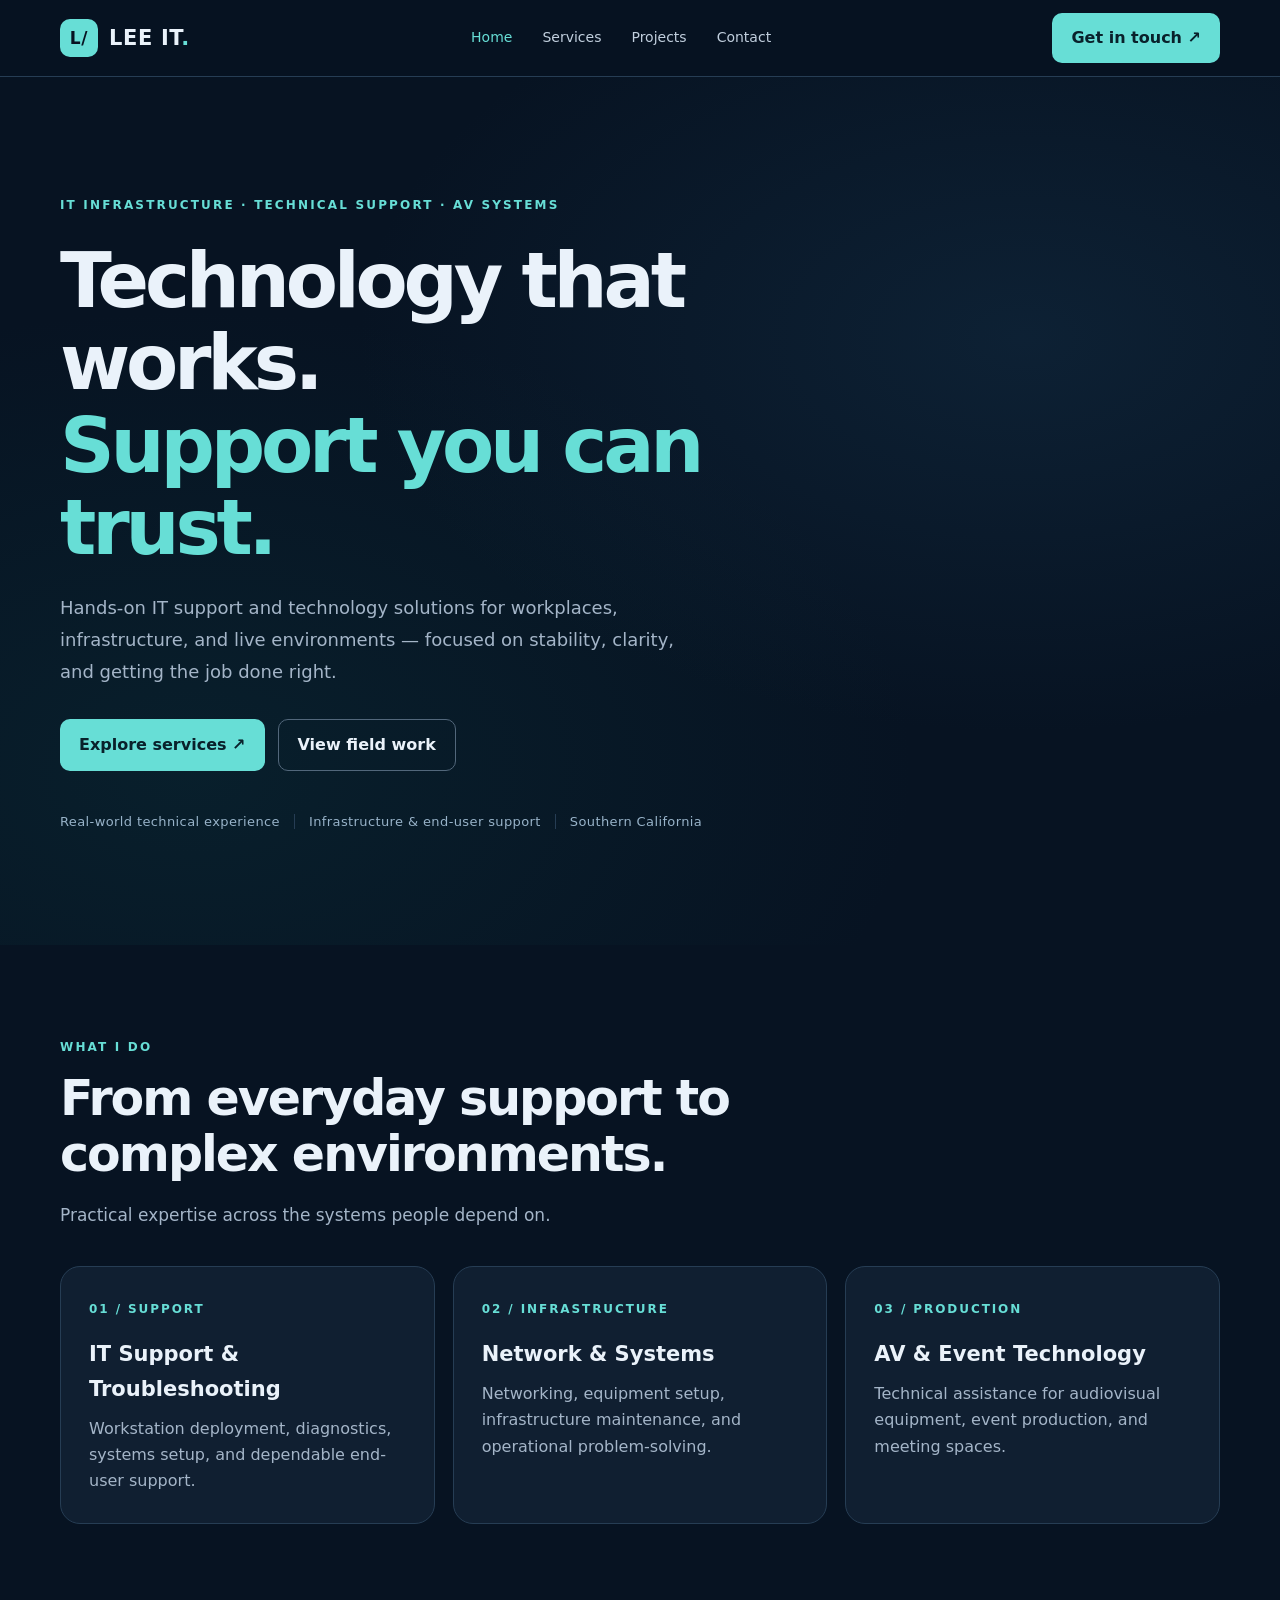
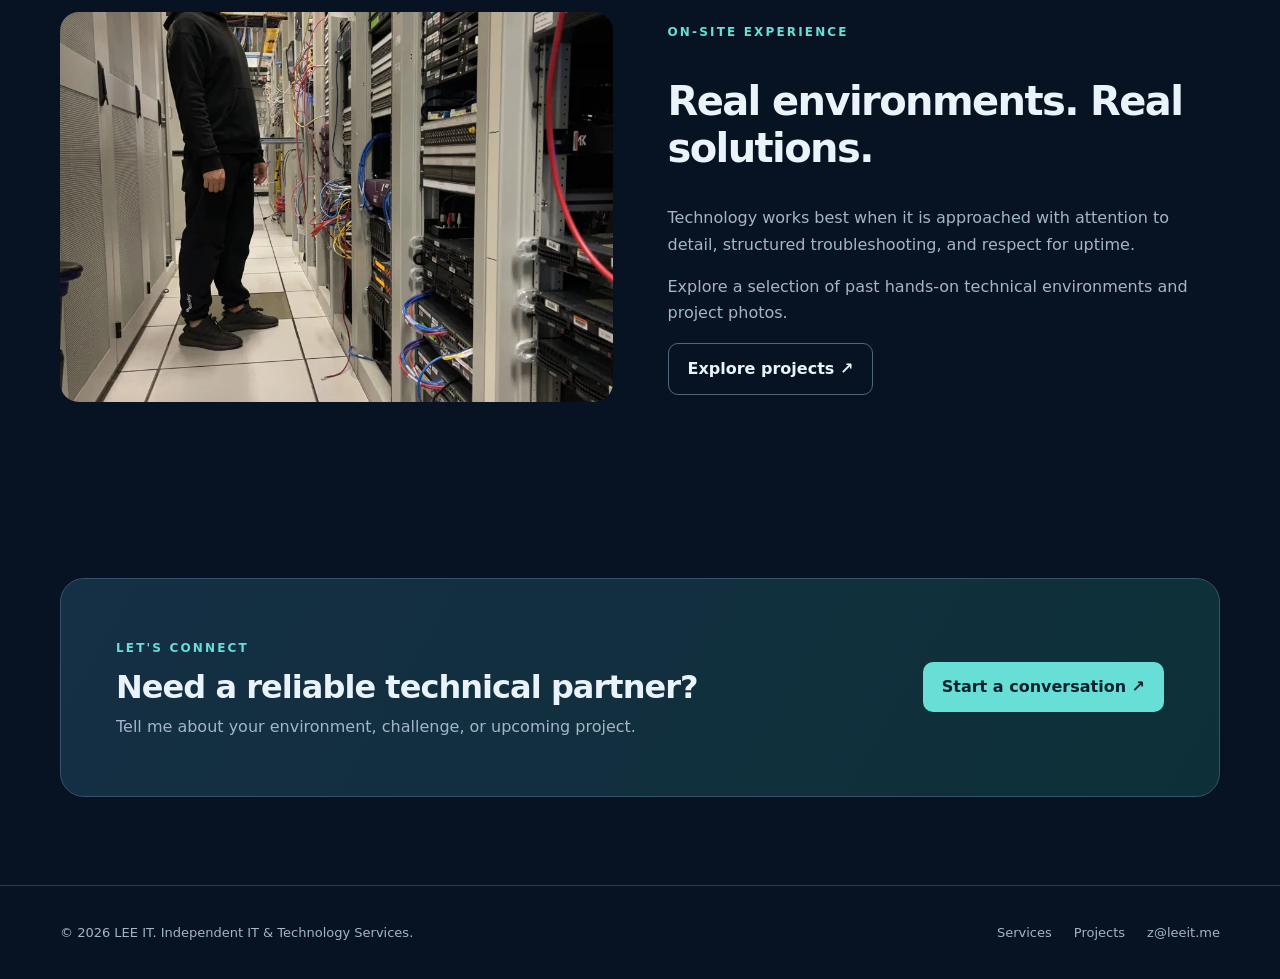
<file: index.html>
<!doctype html><html lang="en"><head><meta charset="utf-8"><meta name="viewport" content="width=device-width, initial-scale=1"><meta name="theme-color" content="#071322"><meta name="description" content="Professional IT infrastructure, technical support and AV systems services."><title>Practical IT. Dependable Results. | LEE IT</title><link rel="canonical" href="https://leeit.me/index.html"><link rel="icon" href="assets/favicon.svg" type="image/svg+xml"><link rel="stylesheet" href="assets/styles.css"><meta property="og:title" content="Practical IT. Dependable Results. | LEE IT"><meta property="og:description" content="Professional IT infrastructure, technical support and AV systems services."><meta property="og:type" content="website"></head><body><header class="nav-wrap"><nav class="container"><a class="brand" href="index.html" aria-label="LEE IT home"><span class="brand-mark">L/</span><span>LEE IT<span style="color:var(--accent)">.</span></span></a><button class="menu-button" aria-label="Toggle navigation" aria-expanded="false">☰</button><div class="nav-links"><a href="index.html" aria-current="page" >Home</a><a href="services.html" >Services</a><a href="projects.html" >Projects</a><a href="contact.html" >Contact</a></div><a class="nav-cta" href="mailto:z@leeit.me">Get in touch ↗</a></nav></header><main><div class="hero"><div class="container"><span class="eyebrow">IT Infrastructure · Technical Support · AV Systems</span><h1>Technology that works.<br><span style="color:var(--accent)">Support you can trust.</span></h1><p>Hands-on IT support and technology solutions for workplaces, infrastructure, and live environments — focused on stability, clarity, and getting the job done right.</p><div class="actions"><a class="button" href="services.html">Explore services ↗</a><a class="button secondary" href="projects.html">View field work</a></div><div class="hero-meta"><span>Real-world technical experience</span><span>Infrastructure & end-user support</span><span>Southern California</span></div></div></div><section><div class="container"><div class="section-head"><span class="eyebrow">What I do</span><h2>From everyday support to complex environments.</h2><p>Practical expertise across the systems people depend on.</p></div><div class="grid"><article class="card"><span class="number">01 / SUPPORT</span><h3>IT Support & Troubleshooting</h3><p>Workstation deployment, diagnostics, systems setup, and dependable end-user support.</p></article><article class="card"><span class="number">02 / INFRASTRUCTURE</span><h3>Network & Systems</h3><p>Networking, equipment setup, infrastructure maintenance, and operational problem-solving.</p></article><article class="card"><span class="number">03 / PRODUCTION</span><h3>AV & Event Technology</h3><p>Technical assistance for audiovisual equipment, event production, and meeting spaces.</p></article></div></div></section><section style="padding-top:0"><div class="container split"><img src="assets/images/server-room.webp" alt="Equipment racks in a technical server room" loading="lazy"><div><span class="eyebrow">On-site experience</span><h2>Real environments. Real solutions.</h2><p>Technology works best when it is approached with attention to detail, structured troubleshooting, and respect for uptime.</p><p>Explore a selection of past hands-on technical environments and project photos.</p><a class="button secondary" href="projects.html">Explore projects ↗</a></div></div></section><section><div class="container"><div class="cta"><div><span class="eyebrow">Let's connect</span><h2>Need a reliable technical partner?</h2><p>Tell me about your environment, challenge, or upcoming project.</p></div><a class="button" href="mailto:z@leeit.me?subject=IT%20Project%20Inquiry">Start a conversation ↗</a></div></div></section></main><footer><div class="container footer-row"><div>© <span id="year">2026</span> LEE IT. Independent IT & Technology Services.</div><div class="footer-links"><a href="services.html">Services</a><a href="projects.html">Projects</a><a href="mailto:z@leeit.me">z@leeit.me</a></div></div></footer><script src="assets/main.js" defer></script></body></html>
</file>
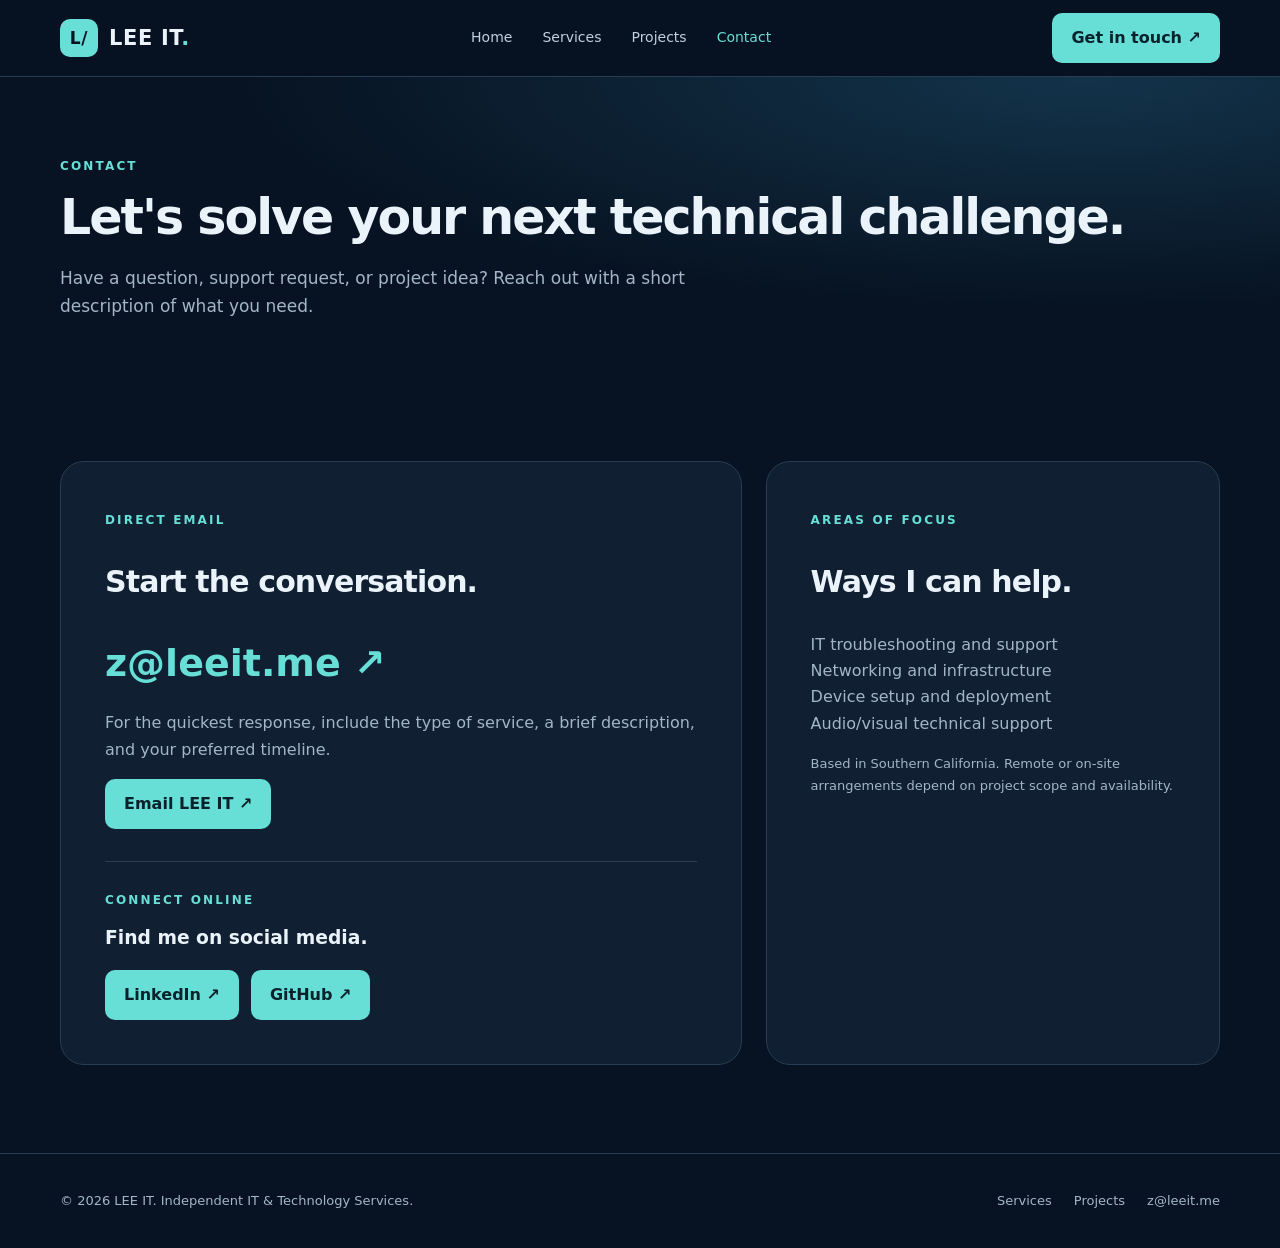
<file: contact.html>
<!doctype html><html lang="en"><head><meta charset="utf-8"><meta name="viewport" content="width=device-width, initial-scale=1"><meta name="theme-color" content="#071322"><meta name="description" content="Contact LEE IT about technical support, infrastructure, and AV-related projects."><title>Get in Touch | LEE IT</title><link rel="canonical" href="https://leeit.me/contact.html"><link rel="icon" href="assets/favicon.svg" type="image/svg+xml"><link rel="stylesheet" href="assets/styles.css"><meta property="og:title" content="Get in Touch | LEE IT"><meta property="og:description" content="Contact LEE IT about technical support, infrastructure, and AV-related projects."><meta property="og:type" content="website"></head><body><header class="nav-wrap"><nav class="container"><a class="brand" href="index.html" aria-label="LEE IT home"><span class="brand-mark">L/</span><span>LEE IT<span style="color:var(--accent)">.</span></span></a><button class="menu-button" aria-label="Toggle navigation" aria-expanded="false">☰</button><div class="nav-links"><a href="index.html" >Home</a><a href="services.html" >Services</a><a href="projects.html" >Projects</a><a href="contact.html" aria-current="page" >Contact</a></div><a class="nav-cta" href="mailto:z@leeit.me">Get in touch ↗</a></nav></header><main><div class="page-header"><div class="container"><span class="eyebrow">Contact</span><h1>Let's solve your next technical challenge.</h1><p>Have a question, support request, or project idea? Reach out with a short description of what you need.</p></div></div><section><div class="container contact-layout"><div class="panel contact-box"><span class="eyebrow">Direct email</span><h2>Start the conversation.</h2><a class="contact-email" href="mailto:z@leeit.me">z@leeit.me ↗</a><p class="contact-note">For the quickest response, include the type of service, a brief description, and your preferred timeline.</p><a class="button" href="mailto:z@leeit.me?subject=IT%20Services%20Inquiry">Email LEE IT ↗</a><div class="social-contact" style="margin-top:2rem;padding-top:1.5rem;border-top:1px solid rgba(148,163,184,.22)"><span class="eyebrow">Connect online</span><h3 style="margin:.65rem 0 1rem">Find me on social media.</h3><div style="display:flex;flex-wrap:wrap;gap:.75rem"><a class="button" href="https://www.linkedin.com/in/devleedotme" target="_blank" rel="noopener noreferrer" aria-label="Visit LEE IT on LinkedIn">LinkedIn ↗</a><a class="button" href="https://github.com/ROOTChihoo" target="_blank" rel="noopener noreferrer" aria-label="Visit ROOTChihoo on GitHub">GitHub ↗</a></div></div></div><aside class="panel contact-box"><span class="eyebrow">Areas of focus</span><h2>Ways I can help.</h2><p class="contact-note">IT troubleshooting and support<br>Networking and infrastructure<br>Device setup and deployment<br>Audio/visual technical support</p><p class="small">Based in Southern California. Remote or on-site arrangements depend on project scope and availability.</p></aside></div></section></main><footer><div class="container footer-row"><div>© <span id="year">2026</span> LEE IT. Independent IT & Technology Services.</div><div class="footer-links"><a href="services.html">Services</a><a href="projects.html">Projects</a><a href="mailto:z@leeit.me">z@leeit.me</a></div></div></footer><script src="assets/main.js" defer></script></body></html>
</file>
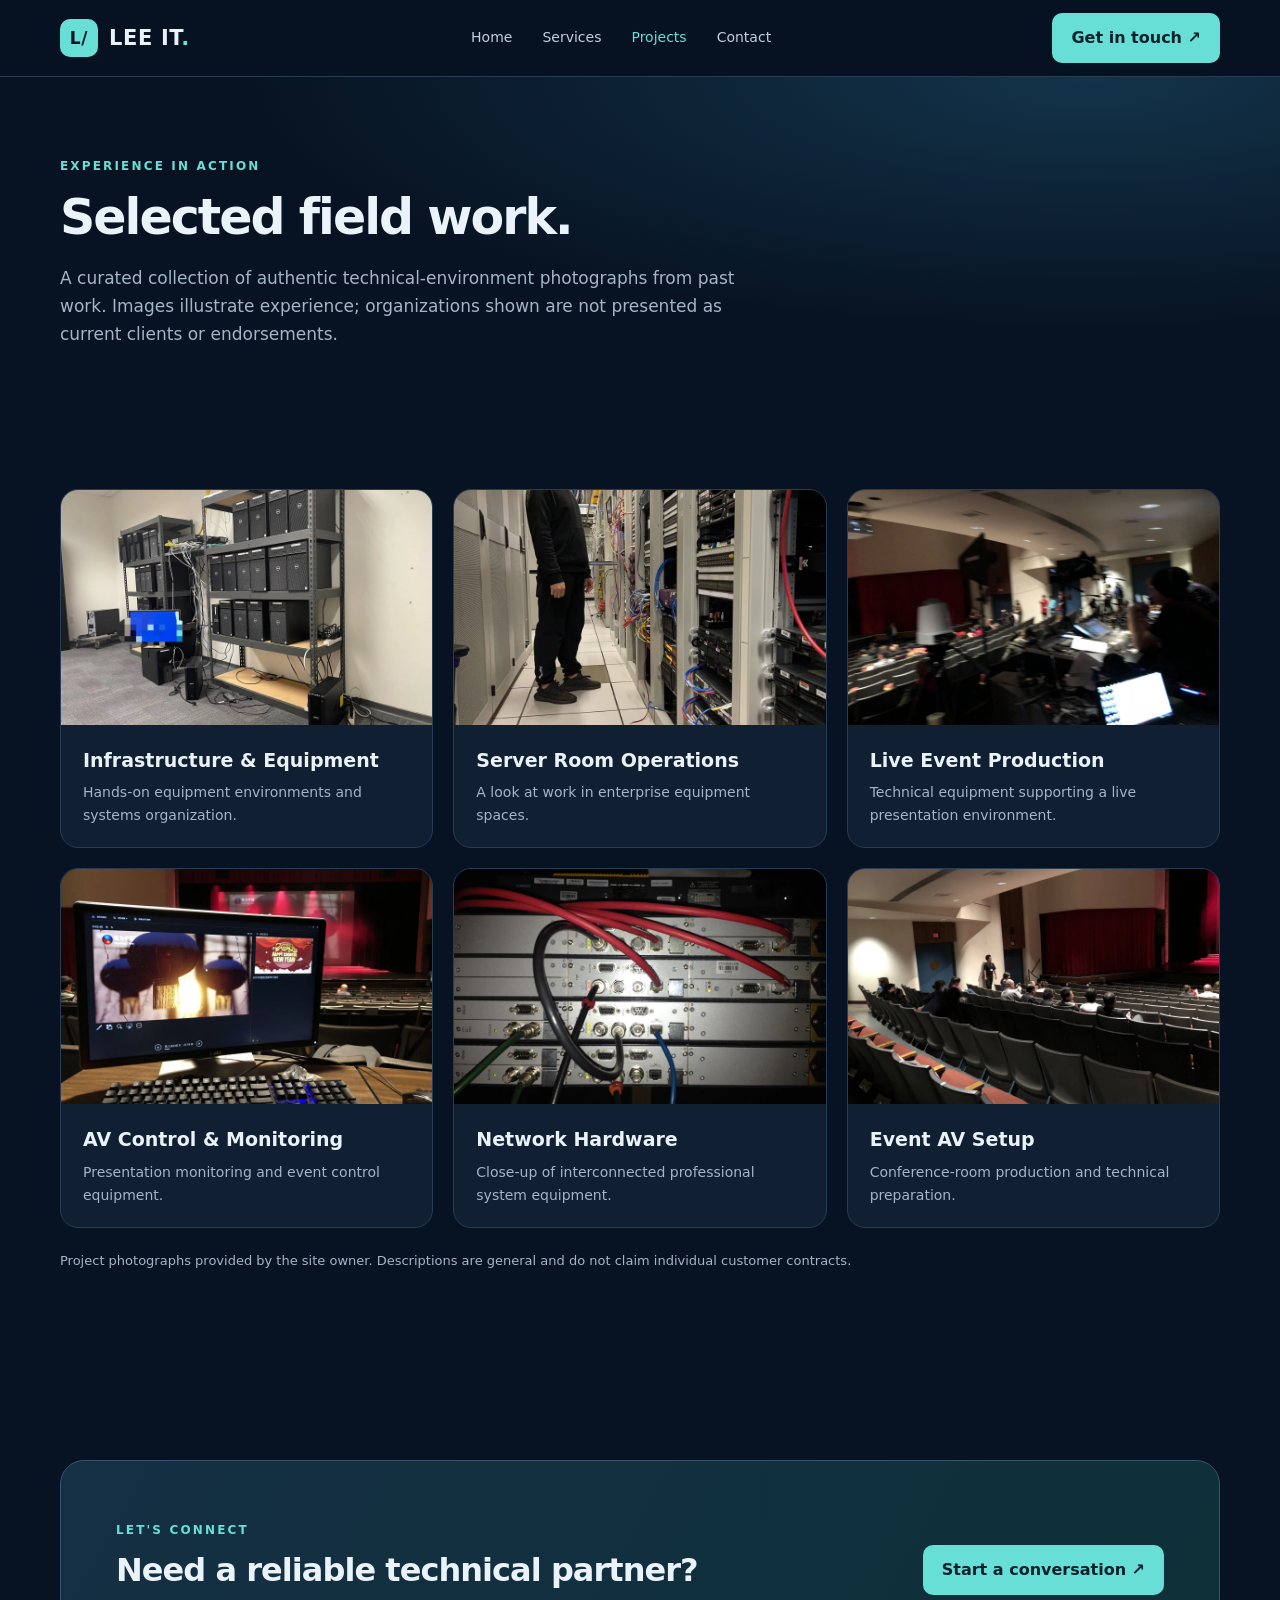
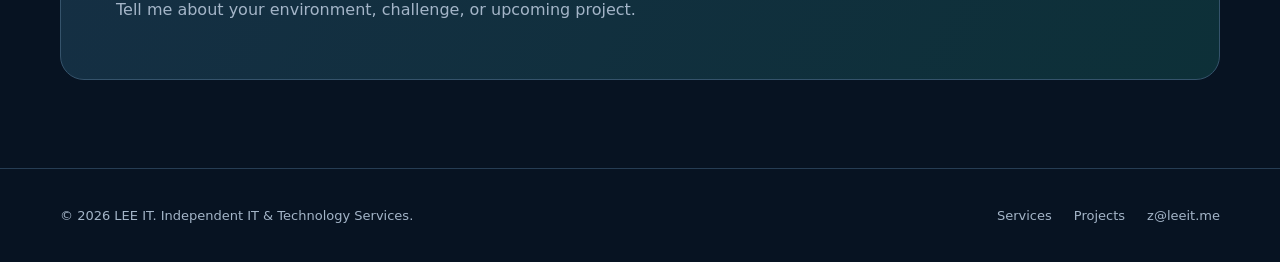
<file: projects.html>
<!doctype html><html lang="en"><head><meta charset="utf-8"><meta name="viewport" content="width=device-width, initial-scale=1"><meta name="theme-color" content="#071322"><meta name="description" content="A visual selection of hands-on infrastructure, technical equipment, and AV production work."><title>Selected Project Work | LEE IT</title><link rel="canonical" href="https://leeit.me/projects.html"><link rel="icon" href="assets/favicon.svg" type="image/svg+xml"><link rel="stylesheet" href="assets/styles.css"><meta property="og:title" content="Selected Project Work | LEE IT"><meta property="og:description" content="A visual selection of hands-on infrastructure, technical equipment, and AV production work."><meta property="og:type" content="website"></head><body><header class="nav-wrap"><nav class="container"><a class="brand" href="index.html" aria-label="LEE IT home"><span class="brand-mark">L/</span><span>LEE IT<span style="color:var(--accent)">.</span></span></a><button class="menu-button" aria-label="Toggle navigation" aria-expanded="false">☰</button><div class="nav-links"><a href="index.html" >Home</a><a href="services.html" >Services</a><a href="projects.html" aria-current="page" >Projects</a><a href="contact.html" >Contact</a></div><a class="nav-cta" href="mailto:z@leeit.me">Get in touch ↗</a></nav></header><main><div class="page-header"><div class="container"><span class="eyebrow">Experience in action</span><h1>Selected field work.</h1><p>A curated collection of authentic technical-environment photographs from past work. Images illustrate experience; organizations shown are not presented as current clients or endorsements.</p></div></div><section><div class="container"><div class="photo-grid"><article class="photo-card"><img src="assets/images/infrastructure.webp" alt="Infrastructure &amp; Equipment project photograph" loading="lazy"><div class="details"><h3>Infrastructure & Equipment</h3><p>Hands-on equipment environments and systems organization.</p></div></article><article class="photo-card"><img src="assets/images/server-room.webp" alt="Server Room Operations project photograph" loading="lazy"><div class="details"><h3>Server Room Operations</h3><p>A look at work in enterprise equipment spaces.</p></div></article><article class="photo-card"><img src="assets/images/event-production.webp" alt="Live Event Production project photograph" loading="lazy"><div class="details"><h3>Live Event Production</h3><p>Technical equipment supporting a live presentation environment.</p></div></article><article class="photo-card"><img src="assets/images/av-console.webp" alt="AV Control &amp; Monitoring project photograph" loading="lazy"><div class="details"><h3>AV Control & Monitoring</h3><p>Presentation monitoring and event control equipment.</p></div></article><article class="photo-card"><img src="assets/images/network-engineering.webp" alt="Network Hardware project photograph" loading="lazy"><div class="details"><h3>Network Hardware</h3><p>Close-up of interconnected professional system equipment.</p></div></article><article class="photo-card"><img src="assets/images/live-event.webp" alt="Event AV Setup project photograph" loading="lazy"><div class="details"><h3>Event AV Setup</h3><p>Conference-room production and technical preparation.</p></div></article></div><p class="small" style="margin-top:22px">Project photographs provided by the site owner. Descriptions are general and do not claim individual customer contracts.</p></div></section><section><div class="container"><div class="cta"><div><span class="eyebrow">Let's connect</span><h2>Need a reliable technical partner?</h2><p>Tell me about your environment, challenge, or upcoming project.</p></div><a class="button" href="mailto:z@leeit.me?subject=IT%20Project%20Inquiry">Start a conversation ↗</a></div></div></section></main><footer><div class="container footer-row"><div>© <span id="year">2026</span> LEE IT. Independent IT & Technology Services.</div><div class="footer-links"><a href="services.html">Services</a><a href="projects.html">Projects</a><a href="mailto:z@leeit.me">z@leeit.me</a></div></div></footer><script src="assets/main.js" defer></script></body></html>
</file>
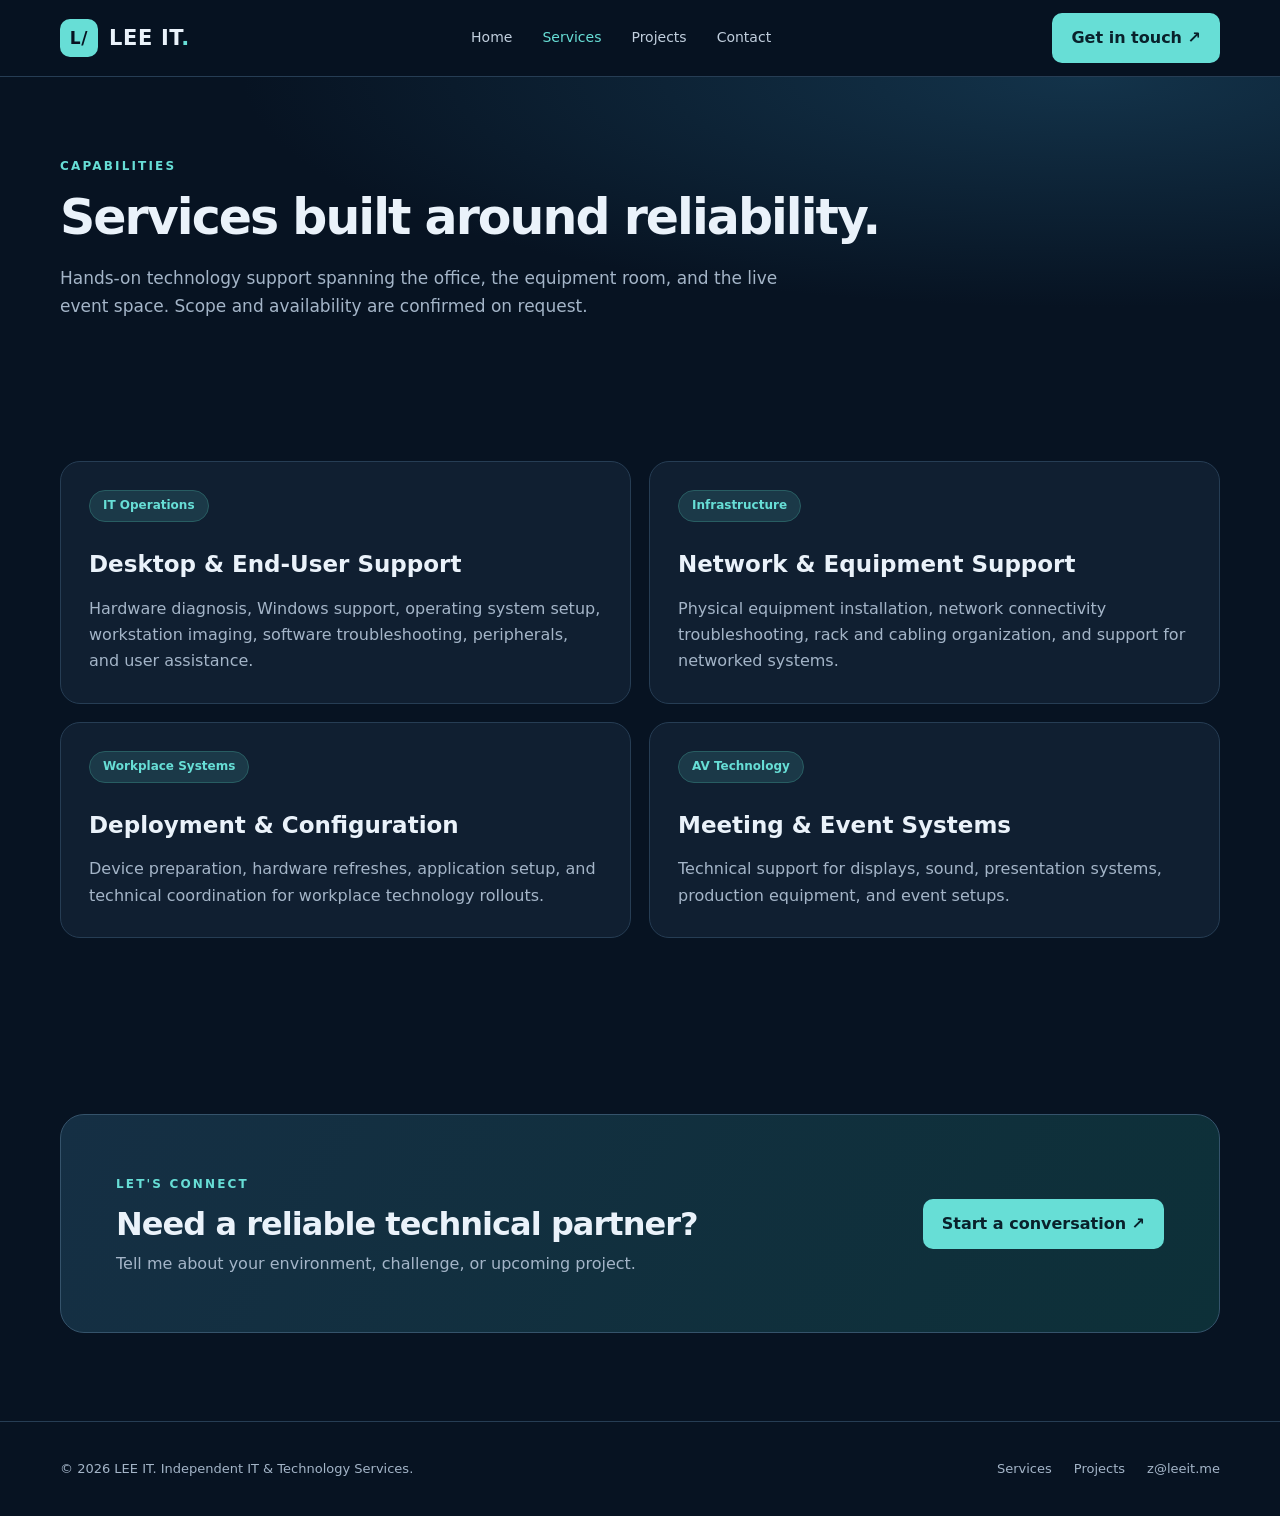
<file: services.html>
<!doctype html><html lang="en"><head><meta charset="utf-8"><meta name="viewport" content="width=device-width, initial-scale=1"><meta name="theme-color" content="#071322"><meta name="description" content="Explore IT technical support, infrastructure and AV system services."><title>IT Services | LEE IT</title><link rel="canonical" href="https://leeit.me/services.html"><link rel="icon" href="assets/favicon.svg" type="image/svg+xml"><link rel="stylesheet" href="assets/styles.css"><meta property="og:title" content="IT Services | LEE IT"><meta property="og:description" content="Explore IT technical support, infrastructure and AV system services."><meta property="og:type" content="website"></head><body><header class="nav-wrap"><nav class="container"><a class="brand" href="index.html" aria-label="LEE IT home"><span class="brand-mark">L/</span><span>LEE IT<span style="color:var(--accent)">.</span></span></a><button class="menu-button" aria-label="Toggle navigation" aria-expanded="false">☰</button><div class="nav-links"><a href="index.html" >Home</a><a href="services.html" aria-current="page" >Services</a><a href="projects.html" >Projects</a><a href="contact.html" >Contact</a></div><a class="nav-cta" href="mailto:z@leeit.me">Get in touch ↗</a></nav></header><main><div class="page-header"><div class="container"><span class="eyebrow">Capabilities</span><h1>Services built around reliability.</h1><p>Hands-on technology support spanning the office, the equipment room, and the live event space. Scope and availability are confirmed on request.</p></div></div><section><div class="container service-list"><article class="card"><span class="tag">IT Operations</span><h2>Desktop & End-User Support</h2><p>Hardware diagnosis, Windows support, operating system setup, workstation imaging, software troubleshooting, peripherals, and user assistance.</p></article><article class="card"><span class="tag">Infrastructure</span><h2>Network & Equipment Support</h2><p>Physical equipment installation, network connectivity troubleshooting, rack and cabling organization, and support for networked systems.</p></article><article class="card"><span class="tag">Workplace Systems</span><h2>Deployment & Configuration</h2><p>Device preparation, hardware refreshes, application setup, and technical coordination for workplace technology rollouts.</p></article><article class="card"><span class="tag">AV Technology</span><h2>Meeting & Event Systems</h2><p>Technical support for displays, sound, presentation systems, production equipment, and event setups.</p></article></div></section><section><div class="container"><div class="cta"><div><span class="eyebrow">Let's connect</span><h2>Need a reliable technical partner?</h2><p>Tell me about your environment, challenge, or upcoming project.</p></div><a class="button" href="mailto:z@leeit.me?subject=IT%20Project%20Inquiry">Start a conversation ↗</a></div></div></section></main><footer><div class="container footer-row"><div>© <span id="year">2026</span> LEE IT. Independent IT & Technology Services.</div><div class="footer-links"><a href="services.html">Services</a><a href="projects.html">Projects</a><a href="mailto:z@leeit.me">z@leeit.me</a></div></div></footer><script src="assets/main.js" defer></script></body></html>
</file>
<file: assets/styles.css>
:root{--bg:#071322;--surface:#101f31;--surface2:#14273b;--text:#eaf2fa;--muted:#a4b5c8;--line:#263d54;--accent:#67ded6;--accent2:#85b7ff;--radius:20px}*{box-sizing:border-box}html{scroll-behavior:smooth}body{margin:0;background:var(--bg);color:var(--text);font:16px/1.65 Inter,ui-sans-serif,system-ui,-apple-system,'Segoe UI',Arial,sans-serif}a{color:inherit;text-decoration:none}a:hover{color:var(--accent)}img{max-width:100%;display:block}.container{width:min(1160px,calc(100% - 44px));margin:auto}.nav-wrap{position:sticky;top:0;z-index:50;background:#071322ed;backdrop-filter:blur(14px);border-bottom:1px solid var(--line)}nav{min-height:76px;display:flex;align-items:center;justify-content:space-between;gap:20px}.brand{display:flex;align-items:center;gap:11px;font-weight:800;font-size:21px;letter-spacing:.03em}.brand-mark{display:grid;place-items:center;width:38px;height:38px;background:var(--accent);border-radius:10px;color:#071322;font-size:17px}.nav-links{display:flex;align-items:center;gap:30px;font-size:14px;color:#c1cfde}.nav-links a[aria-current=page]{color:var(--accent)}.nav-cta,.button{display:inline-flex;align-items:center;justify-content:center;gap:9px;font-weight:700;border-radius:10px;padding:12px 19px;background:var(--accent);color:#09212b!important;transition:transform .15s,background .15s}.button:hover,.nav-cta:hover{transform:translateY(-2px);background:#b3f7ee}.button.secondary{background:transparent;color:var(--text)!important;border:1px solid #52677b}.button.secondary:hover{border-color:var(--accent)}.hero{padding:114px 0 112px;position:relative;overflow:hidden;background:radial-gradient(ellipse at 80% 30%,#183a555b,transparent 46%),radial-gradient(ellipse at 15% 80%,#0c424842,transparent 47%)}.eyebrow{font-size:12px;letter-spacing:.18em;color:var(--accent);font-weight:800;text-transform:uppercase}.hero h1{font-size:clamp(44px,6vw,76px);line-height:1.08;max-width:840px;letter-spacing:-.055em;margin:23px 0}.hero p{font-size:18px;color:var(--muted);max-width:650px;line-height:1.8;margin:0 0 30px}.hero .actions{display:flex;flex-wrap:wrap;gap:13px}.hero-meta{margin-top:40px;color:#98b3c9;font-size:13px;letter-spacing:.03em}.hero-meta span{padding:0 14px;border-left:1px solid var(--line)}.hero-meta span:first-child{padding-left:0;border:0}section{padding:88px 0}.section-head{max-width:730px;margin-bottom:37px}.section-head h2,.page-header h1{font-size:clamp(32px,4vw,49px);line-height:1.15;letter-spacing:-.04em;margin:12px 0}.section-head p,.page-header p{color:var(--muted);font-size:17px}.grid{display:grid;grid-template-columns:repeat(3,minmax(0,1fr));gap:18px}.card{background:var(--surface);border:1px solid var(--line);border-radius:var(--radius);padding:28px}.card .number{color:var(--accent);font-size:12px;font-weight:800;letter-spacing:.16em}.card h3{font-size:21px;margin:16px 0 9px}.card p{margin:0;color:var(--muted)}.panel{background:var(--surface);border:1px solid var(--line);border-radius:24px;overflow:hidden}.split{display:grid;grid-template-columns:1fr 1fr;align-items:center;gap:55px}.split img{height:390px;width:100%;object-fit:cover;border-radius:19px}.split h2{font-size:40px;line-height:1.18;letter-spacing:-.04em}.split p{color:var(--muted)}.photo-grid{display:grid;grid-template-columns:repeat(3,minmax(0,1fr));gap:20px}.photo-card{overflow:hidden;background:var(--surface);border:1px solid var(--line);border-radius:18px}.photo-card img{width:100%;height:235px;object-fit:cover}.photo-card .details{padding:20px 22px}.photo-card h3{margin:0 0 5px;font-size:19px}.photo-card p{color:var(--muted);margin:0;font-size:14px}.cta{padding:55px;border:1px solid #35536b;border-radius:24px;background:linear-gradient(120deg,#152f44,#0d3038);display:flex;justify-content:space-between;align-items:center;gap:24px}.cta h2{font-size:32px;line-height:1.2;letter-spacing:-.03em;margin:8px 0}.cta p{color:var(--muted);margin:0}.page-header{padding:75px 0 36px;background:radial-gradient(ellipse at 85% 0%,#13334a,transparent 55%)}.page-header p{max-width:720px}.tag{display:inline-block;background:#1b3948;color:var(--accent);border:1px solid #285d62;border-radius:100px;padding:5px 13px;font-size:12px;font-weight:700;margin-bottom:12px}.service-list{display:grid;grid-template-columns:1fr 1fr;gap:18px}.service-list .card{min-height:205px}.service-list h2{font-size:23px;margin:12px 0}.contact-layout{display:grid;grid-template-columns:1.2fr .8fr;gap:24px}.contact-box{padding:44px}.contact-box h2{font-size:30px;letter-spacing:-.03em}.contact-email{font-size:clamp(22px,3vw,38px);font-weight:800;color:var(--accent);overflow-wrap:anywhere}.contact-note{color:var(--muted)}.small{font-size:13px;color:var(--muted)}footer{border-top:1px solid var(--line);padding:36px 0;color:var(--muted);font-size:13px}.footer-row{display:flex;justify-content:space-between;gap:24px;flex-wrap:wrap}.footer-links{display:flex;gap:22px}.menu-button{display:none;background:transparent;border:1px solid var(--line);color:var(--text);border-radius:9px;padding:7px 12px;font-size:21px;cursor:pointer}a:focus-visible,button:focus-visible{outline:3px solid var(--accent);outline-offset:3px}@media(max-width:800px){.grid,.photo-grid{grid-template-columns:repeat(2,minmax(0,1fr))}.split,.contact-layout{grid-template-columns:1fr}.split img{height:300px}.cta{align-items:flex-start;flex-direction:column}.nav-links{gap:14px}.nav-cta{display:none}}@media(max-width:620px){.menu-button{display:block}.nav-links{display:none;position:absolute;top:75px;left:0;right:0;flex-direction:column;align-items:stretch;gap:0;padding:10px 22px 20px;background:#071322;border-bottom:1px solid var(--line)}.nav-links.open{display:flex}.nav-links a{padding:11px 0}.grid,.photo-grid,.service-list{grid-template-columns:1fr}.hero{padding:79px 0}.hero-meta span{display:block;border:0;padding:3px 0}.photo-card img{height:230px}.cta{padding:30px}section{padding:64px 0}.contact-box{padding:28px}.container{width:min(1160px,calc(100% - 32px))}}
</file>
